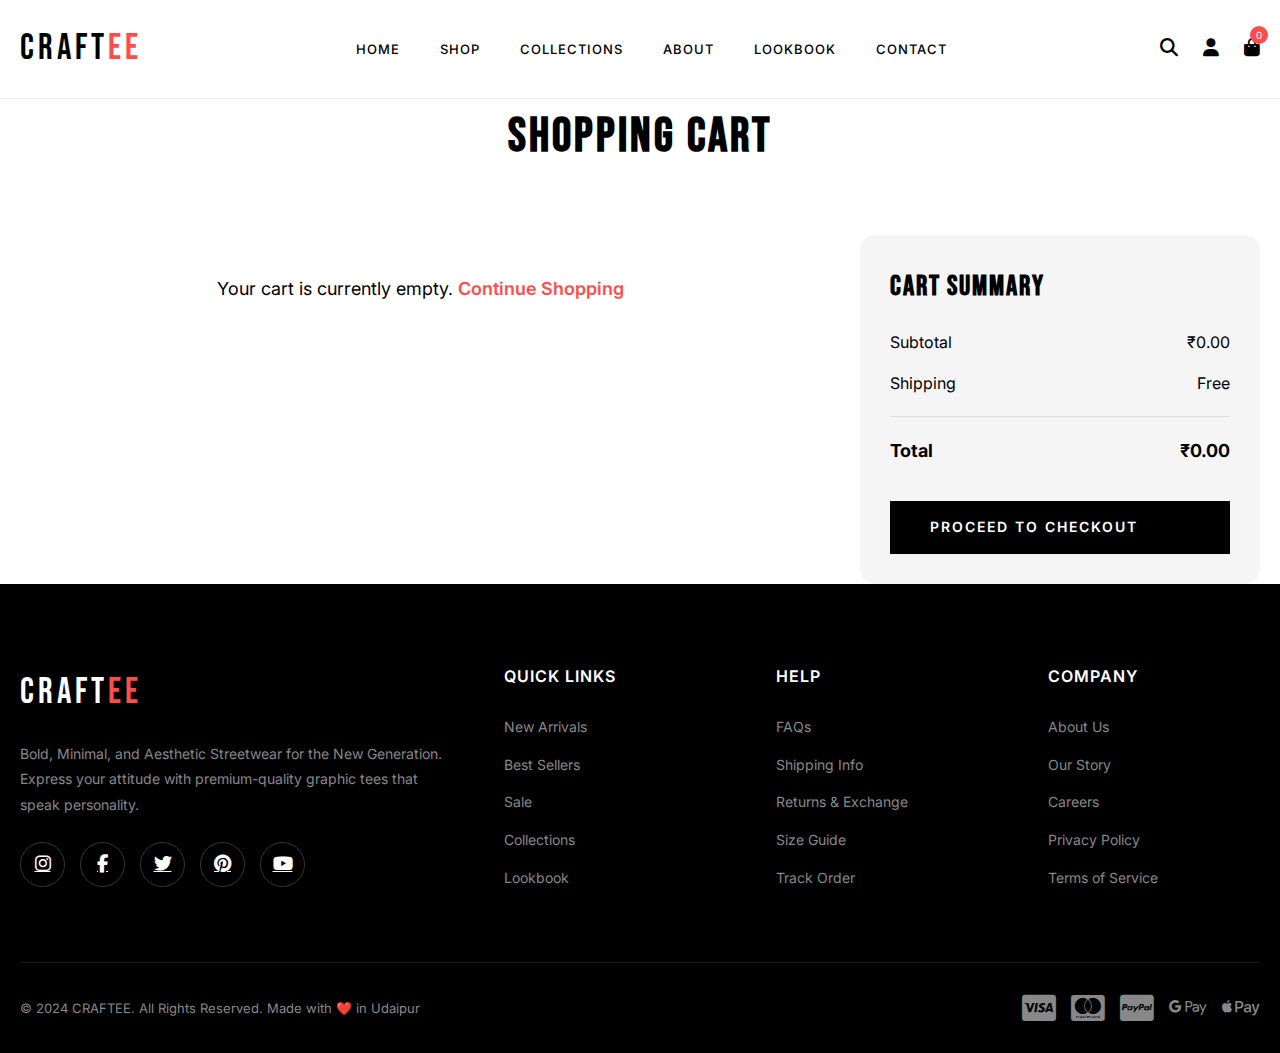
<file: cart.html>
<!DOCTYPE html>
<html lang="en">
<head>
    <meta charset="UTF-8">
    <meta name="viewport" content="width=device-width, initial-scale=1.0">
    <title>CRAFTEE - Shopping Cart</title>
    <link href="https://fonts.googleapis.com/css2?family=Bebas+Neue&family=Inter:wght@300;400;500;600;700&display=swap" rel="stylesheet">
    <link rel="stylesheet" href="https://cdnjs.cloudflare.com/ajax/libs/font-awesome/6.4.0/css/all.min.css">
    <link rel="stylesheet" href="style.css">
</head>
<body>
    <!-- Navigation -->
    <nav class="navbar">
        <div class="nav-container">
            <a href="index.html" class="logo">CRAFT<span>EE</span></a>
            
            <ul class="nav-links">
                <li><a href="index.html#home">Home</a></li>
                <li><a href="index.html#shop">Shop</a></li>
                <li><a href="index.html#collections">Collections</a></li>
                <li><a href="index.html#about">About</a></li>
                <li><a href="index.html#lookbook">Lookbook</a></li>
                <li><a href="index.html#contact">Contact</a></li>
            </ul>

            <div class="nav-icons">
                <a href="#"><i class="fas fa-search"></i></a>
                <a href="#"><i class="fas fa-user"></i></a>
                <a href="cart.html" class="cart-icon">
                    <i class="fas fa-shopping-bag"></i>
                    <span class="cart-count">0</span>
                </a>
                <div class="hamburger" onclick="toggleMenu()">
                    <span></span>
                    <span></span>
                    <span></span>
                </div>
            </div>
        </div>
    </nav>

    <!-- Cart Section -->
    <section class="cart-section">
        <div class="container">
            <div class="section-header">
                <h2>Shopping Cart</h2>
            </div>
            <div class="cart-grid">
                <div class="cart-items">
                    <!-- Cart items will be dynamically inserted here -->
                </div>
                <div class="cart-summary">
                    <h3>Cart Summary</h3>
                    <div class="summary-details">
                        <div class="summary-item">
                            <span>Subtotal</span>
                            <span class="subtotal">₹0</span>
                        </div>
                        <div class="summary-item">
                            <span>Shipping</span>
                            <span>Free</span>
                        </div>
                        <div class="summary-item total">
                            <span>Total</span>
                            <span class="total-price">₹0</span>
                        </div>
                    </div>
                    <a href="checkout.html" class="btn btn-primary">Proceed to Checkout</a>
                </div>
            </div>
        </div>
    </section>

    <!-- Footer -->
    <footer class="footer">
        <div class="footer-content">
            <div class="footer-brand">
                <a href="#" class="logo">CRAFT<span>EE</span></a>
                <p>Bold, Minimal, and Aesthetic Streetwear for the New Generation. Express your attitude with premium-quality graphic tees that speak personality.</p>
                <div class="social-links">
                    <a href="#"><i class="fab fa-instagram"></i></a>
                    <a href="#"><i class="fab fa-facebook-f"></i></a>
                    <a href="#"><i class="fab fa-twitter"></i></a>
                    <a href="#"><i class="fab fa-pinterest"></i></a>
                    <a href="#"><i class="fab fa-youtube"></i></a>
                </div>
            </div>
            <div class="footer-column">
                <h4>Quick Links</h4>
                <ul>
                    <li><a href="#">New Arrivals</a></li>
                    <li><a href="#">Best Sellers</a></li>
                    <li><a href="#">Sale</a></li>
                    <li><a href="#">Collections</a></li>
                    <li><a href="#">Lookbook</a></li>
                </ul>
            </div>
            <div class="footer-column">
                <h4>Help</h4>
                <ul>
                    <li><a href="#">FAQs</a></li>
                    <li><a href="#">Shipping Info</a></li>
                    <li><a href="#">Returns & Exchange</a></li>
                    <li><a href="#">Size Guide</a></li>
                    <li><a href="#">Track Order</a></li>
                </ul>
            </div>
            <div class="footer-column">
                <h4>Company</h4>
                <ul>
                    <li><a href="#">About Us</a></li>
                    <li><a href="#">Our Story</a></li>
                    <li><a href="#">Careers</a></li>
                    <li><a href="#">Privacy Policy</a></li>
                    <li><a href="#">Terms of Service</a></li>
                </ul>
            </div>
        </div>
        <div class="footer-bottom">
            <p>© 2024 CRAFTEE. All Rights Reserved. Made with ❤️ in Udaipur</p>
            <div class="payment-methods">
                <i class="fab fa-cc-visa"></i>
                <i class="fab fa-cc-mastercard"></i>
                <i class="fab fa-cc-paypal"></i>
                <i class="fab fa-google-pay"></i>
                <i class="fab fa-apple-pay"></i>
            </div>
        </div>
    </footer>

    <script src="cart.js"></script>
</body>
</html>
</file>
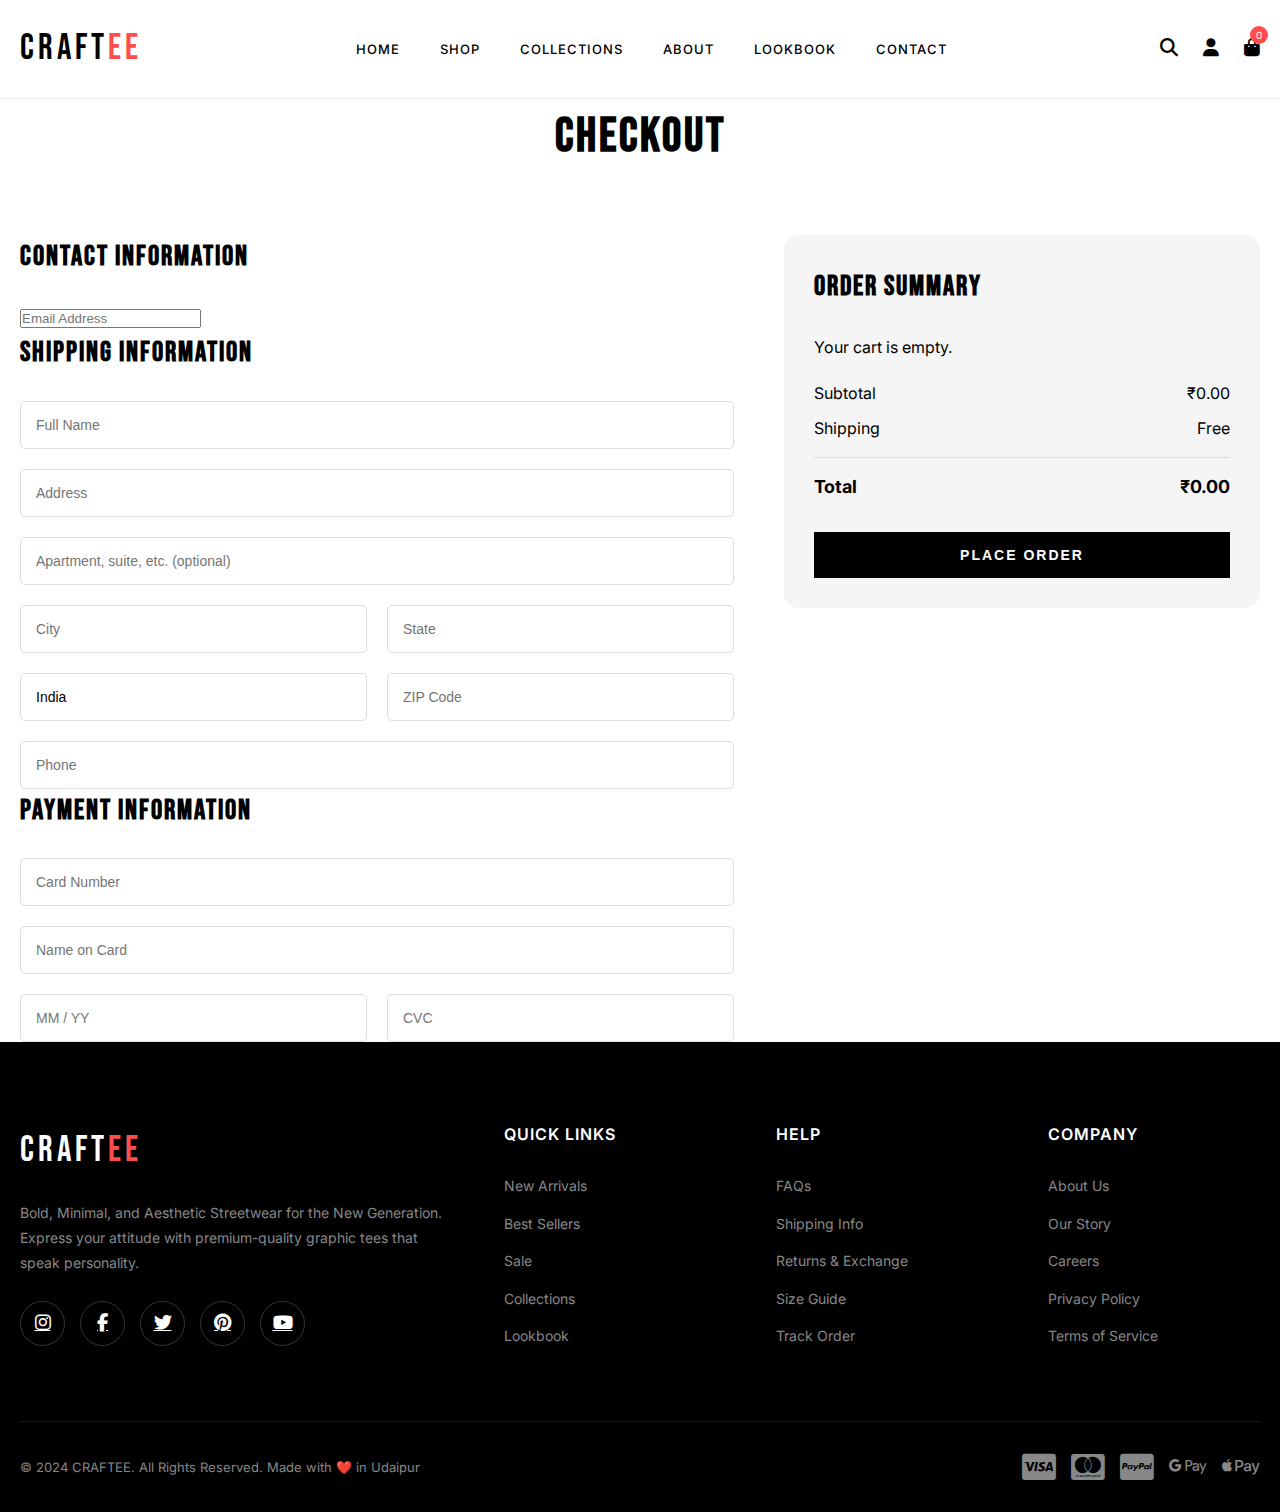
<file: checkout.html>
<!DOCTYPE html>
<html lang="en">
<head>
    <meta charset="UTF-8">
    <meta name="viewport" content="width=device-width, initial-scale=1.0">
    <title>CRAFTEE - Checkout</title>
    <link href="https://fonts.googleapis.com/css2?family=Bebas+Neue&family=Inter:wght@300;400;500;600;700&display=swap" rel="stylesheet">
    <link rel="stylesheet" href="https://cdnjs.cloudflare.com/ajax/libs/font-awesome/6.4.0/css/all.min.css">
    <link rel="stylesheet" href="style.css">
</head>
<body>
    <!-- Navigation -->
    <nav class="navbar">
        <div class="nav-container">
            <a href="index.html" class="logo">CRAFT<span>EE</span></a>
            
            <ul class="nav-links">
                <li><a href="index.html#home">Home</a></li>
                <li><a href="index.html#shop">Shop</a></li>
                <li><a href="index.html#collections">Collections</a></li>
                <li><a href="index.html#about">About</a></li>
                <li><a href="index.html#lookbook">Lookbook</a></li>
                <li><a href="index.html#contact">Contact</a></li>
            </ul>

            <div class="nav-icons">
                <a href="#"><i class="fas fa-search"></i></a>
                <a href="login.html"><i class="fas fa-user"></i></a>
                <a href="cart.html" class="cart-icon">
                    <i class="fas fa-shopping-bag"></i>
                    <span class="cart-count">0</span>
                </a>
                <div class="hamburger" onclick="toggleMenu()">
                    <span></span>
                    <span></span>
                    <span></span>
                </div>
            </div>
        </div>
    </nav>

    <!-- Checkout Section -->
    <section class="checkout-section">
        <div class="container">
            <div class="section-header">
                <h2>Checkout</h2>
            </div>
            <div class="checkout-grid">
                <div class="checkout-form">
                    <div class="form-section">
                        <h3>Contact Information</h3>
                        <input type="email" name="email" placeholder="Email Address" required>
                    </div>
                    <div class="form-section">
                        <h3>Shipping Information</h3>
                        <form id="shipping-form">
                            <input type="text" name="name" placeholder="Full Name" required>
                            <input type="text" name="address" placeholder="Address" required>
                            <input type="text" name="apartment" placeholder="Apartment, suite, etc. (optional)">
                            <div style="display: grid; grid-template-columns: 1fr 1fr; gap: 20px;">
                                <input type="text" name="city" placeholder="City" required>
                                <input type="text" name="state" placeholder="State" required>
                            </div>
                            <div style="display: grid; grid-template-columns: 1fr 1fr; gap: 20px;">
                                <input type="text" name="country" placeholder="Country" value="India" required>
                                <input type="text" name="zip" placeholder="ZIP Code" required>
                            </div>
                            <input type="text" name="phone" placeholder="Phone">
                        </form>
                    </div>
                    <div class="form-section">
                        <h3>Payment Information</h3>
                        <form id="payment-form">
                            <input type="text" name="card-number" placeholder="Card Number" required>
                            <input type="text" name="card-name" placeholder="Name on Card" required>
                            <div style="display: grid; grid-template-columns: 1fr 1fr; gap: 20px;">
                                <input type="text" name="card-expiry" placeholder="MM / YY" required>
                                <input type="text" name="card-cvc" placeholder="CVC" required>
                            </div>
                        </form>
                    </div>
                </div>
                <div class="order-summary">
                    <h3>Order Summary</h3>
                    <div class="order-summary-items">
                        <!-- Order summary will be dynamically inserted here -->
                    </div>
                    <div class="summary-totals">
                        <div class="summary-item">
                            <span>Subtotal</span>
                            <span class="summary-subtotal">₹0.00</span>
                        </div>
                        <div class="summary-item">
                            <span>Shipping</span>
                            <span>Free</span>
                        </div>
                        <div class="summary-item total">
                            <span>Total</span>
                            <span class="summary-total">₹0.00</span>
                        </div>
                    </div>
                    <button class="btn btn-primary" id="place-order-btn">Place Order</button>
                </div>
            </div>
        </div>
    </section>

    <!-- Footer -->
    <footer class="footer">
        <div class="footer-content">
            <div class="footer-brand">
                <a href="#" class="logo">CRAFT<span>EE</span></a>
                <p>Bold, Minimal, and Aesthetic Streetwear for the New Generation. Express your attitude with premium-quality graphic tees that speak personality.</p>
                <div class="social-links">
                    <a href="#"><i class="fab fa-instagram"></i></a>
                    <a href="#"><i class="fab fa-facebook-f"></i></a>
                    <a href="#"><i class="fab fa-twitter"></i></a>
                    <a href="#"><i class="fab fa-pinterest"></i></a>
                    <a href="#"><i class="fab fa-youtube"></i></a>
                </div>
            </div>
            <div class="footer-column">
                <h4>Quick Links</h4>
                <ul>
                    <li><a href="#">New Arrivals</a></li>
                    <li><a href="#">Best Sellers</a></li>
                    <li><a href="#">Sale</a></li>
                    <li><a href="#">Collections</a></li>
                    <li><a href="#">Lookbook</a></li>
                </ul>
            </div>
            <div class="footer-column">
                <h4>Help</h4>
                <ul>
                    <li><a href="#">FAQs</a></li>
                    <li><a href="#">Shipping Info</a></li>
                    <li><a href="#">Returns & Exchange</a></li>
                    <li><a href="#">Size Guide</a></li>
                    <li><a href="#">Track Order</a></li>
                </ul>
            </div>
            <div class="footer-column">
                <h4>Company</h4>
                <ul>
                    <li><a href="#">About Us</a></li>
                    <li><a href="#">Our Story</a></li>
                    <li><a href="#">Careers</a></li>
                    <li><a href="#">Privacy Policy</a></li>
                    <li><a href="#">Terms of Service</a></li>
                </ul>
            </div>
        </div>
        <div class="footer-bottom">
            <p>© 2024 CRAFTEE. All Rights Reserved. Made with ❤️ in Udaipur</p>
            <div class="payment-methods">
                <i class="fab fa-cc-visa"></i>
                <i class="fab fa-cc-mastercard"></i>
                <i class="fab fa-cc-paypal"></i>
                <i class="fab fa-google-pay"></i>
                <i class="fab fa-apple-pay"></i>
            </div>
        </div>
    </footer>

    <script src="checkout.js"></script>
</body>
</html>
</file>
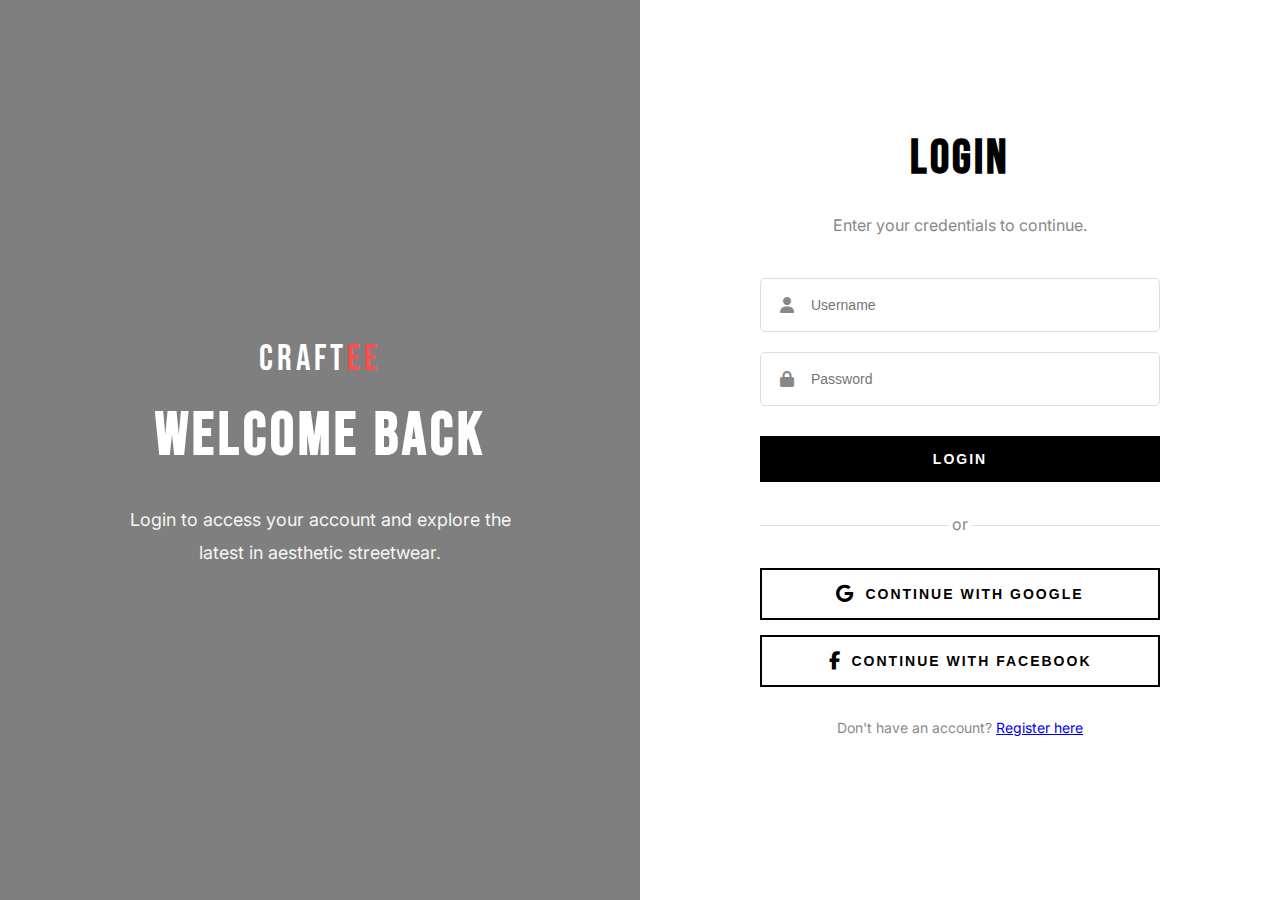
<file: login.html>
<!DOCTYPE html>
<html lang="en">
<head>
    <meta charset="UTF-8">
    <meta name="viewport" content="width=device-width, initial-scale=1.0">
    <title>CRAFTEE - Login</title>
    <link href="https://fonts.googleapis.com/css2?family=Bebas+Neue&family=Inter:wght@300;400;500;600;700&display=swap" rel="stylesheet">
    <link rel="stylesheet" href="https://cdnjs.cloudflare.com/ajax/libs/font-awesome/6.4.0/css/all.min.css">
    <link rel="stylesheet" href="style.css">
</head>
<body>
    <section class="auth-section">
        <div class="auth-image">
            <a href="index.html" class="logo" style="color: white;">CRAFT<span>EE</span></a>
            <h1>Welcome Back</h1>
            <p>Login to access your account and explore the latest in aesthetic streetwear.</p>
        </div>
        <div class="auth-form-container">
            <div class="auth-form">
                <h2>Login</h2>
                <p>Enter your credentials to continue.</p>
                <form id="login-form">
                    <div class="form-group">
                        <i class="fas fa-user"></i>
                        <input type="text" name="username" placeholder="Username" required>
                    </div>
                    <div class="form-group">
                        <i class="fas fa-lock"></i>
                        <input type="password" name="password" placeholder="Password" required>
                    </div>
                    <button type="submit" class="btn btn-primary">Login</button>
                </form>
                <div class="separator">or</div>
                <div class="social-login">
                    <button class="btn btn-secondary"><i class="fab fa-google"></i> Continue with Google</button>
                    <button class="btn btn-secondary"><i class="fab fa-facebook-f"></i> Continue with Facebook</button>
                </div>
                <p class="auth-switch">Don't have an account? <a href="register.html">Register here</a></p>
            </div>
        </div>
    </section>
    <script src="login.js"></script>
</body>
</html>
</file>
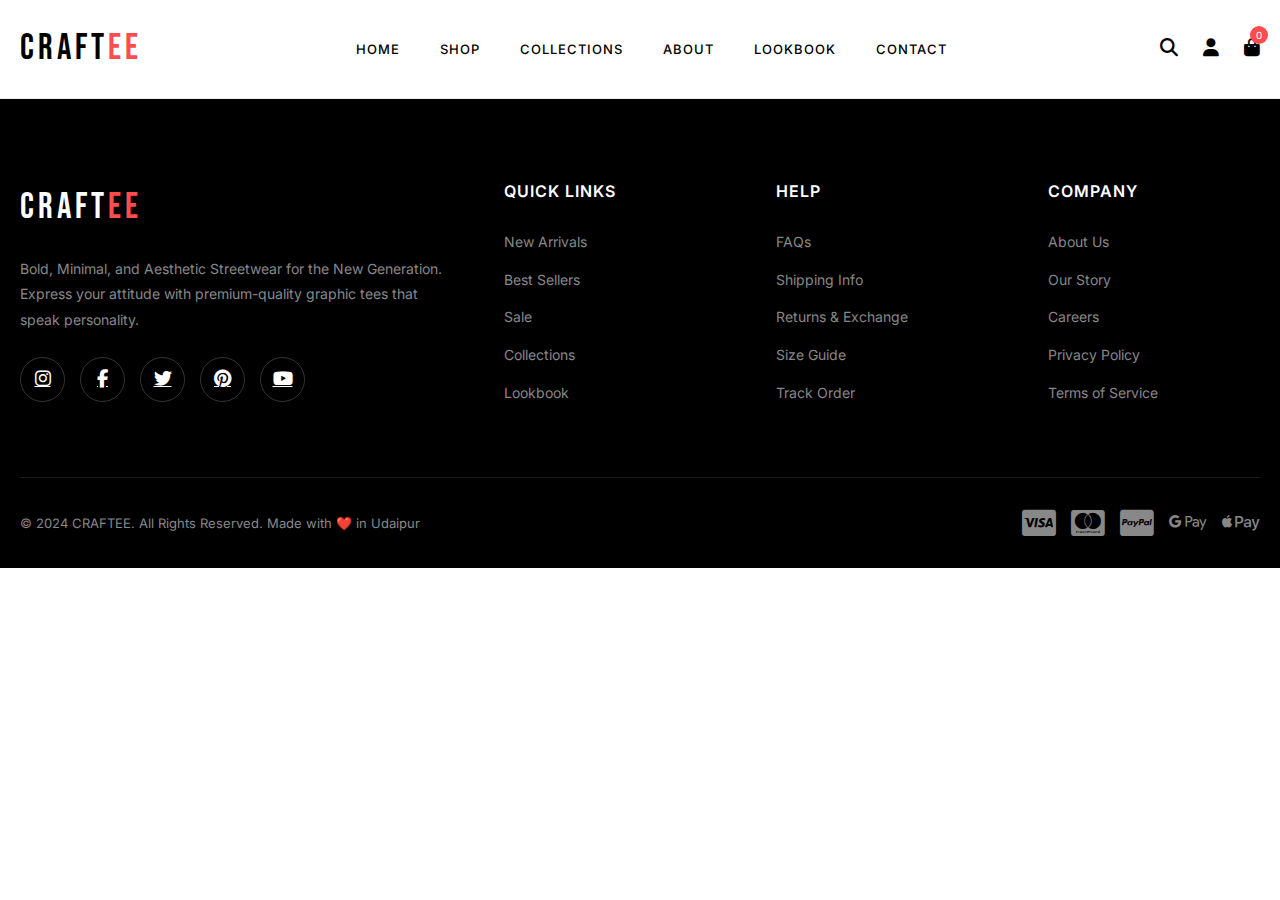
<file: product.html>
<!DOCTYPE html>
<html lang="en">
<head>
    <meta charset="UTF-8">
    <meta name="viewport" content="width=device-width, initial-scale=1.0">
    <title>CRAFTEE - Product</title>
    <link href="https://fonts.googleapis.com/css2?family=Bebas+Neue&family=Inter:wght@300;400;500;600;700&display=swap" rel="stylesheet">
    <link rel="stylesheet" href="https://cdnjs.cloudflare.com/ajax/libs/font-awesome/6.4.0/css/all.min.css">
    <link rel="stylesheet" href="style.css">
</head>
<body>
    <!-- Navigation -->
    <nav class="navbar">
        <div class="nav-container">
            <a href="index.html" class="logo">CRAFT<span>EE</span></a>
            
            <ul class="nav-links">
                <li><a href="index.html#home">Home</a></li>
                <li><a href="index.html#shop">Shop</a></li>
                <li><a href="index.html#collections">Collections</a></li>
                <li><a href="index.html#about">About</a></li>
                <li><a href="index.html#lookbook">Lookbook</a></li>
                <li><a href="index.html#contact">Contact</a></li>
            </ul>

            <div class="nav-icons">
                <a href="#"><i class="fas fa-search"></i></a>
                <a href="login.html"><i class="fas fa-user"></i></a>
                <a href="cart.html" class="cart-icon">
                    <i class="fas fa-shopping-bag"></i>
                    <span class="cart-count">0</span>
                </a>
                <div class="hamburger" onclick="toggleMenu()">
                    <span></span>
                    <span></span>
                    <span></span>
                </div>
            </div>
        </div>
    </nav>

    <!-- Product Section -->
    <section class="product-section">
        <div class="container">
            <!-- Product details will be dynamically inserted here -->
        </div>
    </section>

    <!-- Footer -->
    <footer class="footer">
        <div class="footer-content">
            <div class="footer-brand">
                <a href="#" class="logo">CRAFT<span>EE</span></a>
                <p>Bold, Minimal, and Aesthetic Streetwear for the New Generation. Express your attitude with premium-quality graphic tees that speak personality.</p>
                <div class="social-links">
                    <a href="#"><i class="fab fa-instagram"></i></a>
                    <a href="#"><i class="fab fa-facebook-f"></i></a>
                    <a href="#"><i class="fab fa-twitter"></i></a>
                    <a href="#"><i class="fab fa-pinterest"></i></a>
                    <a href="#"><i class="fab fa-youtube"></i></a>
                </div>
            </div>
            <div class="footer-column">
                <h4>Quick Links</h4>
                <ul>
                    <li><a href="#">New Arrivals</a></li>
                    <li><a href="#">Best Sellers</a></li>
                    <li><a href="#">Sale</a></li>
                    <li><a href="#">Collections</a></li>
                    <li><a href="#">Lookbook</a></li>
                </ul>
            </div>
            <div class="footer-column">
                <h4>Help</h4>
                <ul>
                    <li><a href="#">FAQs</a></li>
                    <li><a href="#">Shipping Info</a></li>
                    <li><a href="#">Returns & Exchange</a></li>
                    <li><a href="#">Size Guide</a></li>
                    <li><a href="#">Track Order</a></li>
                </ul>
            </div>
            <div class="footer-column">
                <h4>Company</h4>
                <ul>
                    <li><a href="#">About Us</a></li>
                    <li><a href="#">Our Story</a></li>
                    <li><a href="#">Careers</a></li>
                    <li><a href="#">Privacy Policy</a></li>
                    <li><a href="#">Terms of Service</a></li>
                </ul>
            </div>
        </div>
        <div class="footer-bottom">
            <p>© 2024 CRAFTEE. All Rights Reserved. Made with ❤️ in Udaipur</p>
            <div class="payment-methods">
                <i class="fab fa-cc-visa"></i>
                <i class="fab fa-cc-mastercard"></i>
                <i class="fab fa-cc-paypal"></i>
                <i class="fab fa-google-pay"></i>
                <i class="fab fa-apple-pay"></i>
            </div>
        </div>
    </footer>

    <script src="product.js"></script>
</body>
</html>
</file>
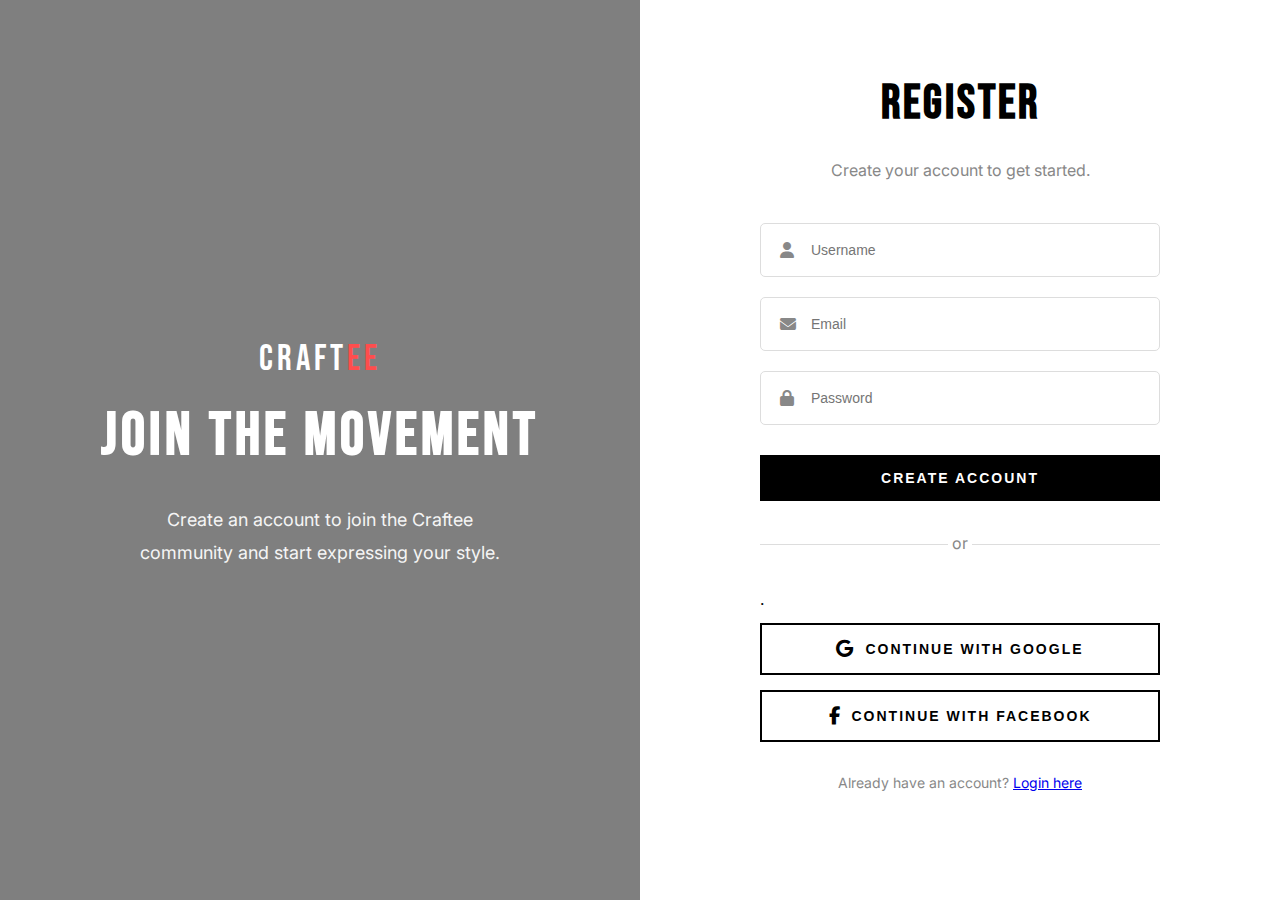
<file: register.html>
<!DOCTYPE html>
<html lang="en">
<head>
    <meta charset="UTF-8">
    <meta name="viewport" content="width=device-width, initial-scale=1.0">
    <title>CRAFTEE - Register</title>
    <link href="https://fonts.googleapis.com/css2?family=Bebas+Neue&family=Inter:wght@300;400;500;600;700&display=swap" rel="stylesheet">
    <link rel="stylesheet" href="https://cdnjs.cloudflare.com/ajax/libs/font-awesome/6.4.0/css/all.min.css">
    <link rel="stylesheet" href="style.css">
</head>
<body>
    <section class="auth-section">
        <div class="auth-image">
            <a href="index.html" class="logo" style="color: white;">CRAFT<span>EE</span></a>
            <h1>Join The Movement</h1>
            <p>Create an account to join the Craftee community and start expressing your style.</p>
        </div>
        <div class="auth-form-container">
            <div class="auth-form">
                <h2>Register</h2>
                <p>Create your account to get started.</p>
                <form id="register-form">
                    <div class="form-group">
                        <i class="fas fa-user"></i>
                        <input type="text" name="username" placeholder="Username" required>
                    </div>
                    <div class="form-group">
                        <i class="fas fa-envelope"></i>
                        <input type="email" name="email" placeholder="Email" required>
                    </div>
                    <div class="form-group">
                        <i class="fas fa-lock"></i>
                        <input type="password" name="password" placeholder="Password" required>
                    </div>
                    <button type="submit" class="btn btn-primary">Create Account</button>
                </form>
                <div class="separator">or</div>
                <div class="social-login">
.
                    <button class="btn btn-secondary"><i class="fab fa-google"></i> Continue with Google</button>
                    <button class="btn btn-secondary"><i class="fab fa-facebook-f"></i> Continue with Facebook</button>
                </div>
                <p class="auth-switch">Already have an account? <a href="login.html">Login here</a></p>
            </div>
        </div>
    </section>
    <script src="register.js"></script>
</body>
</html>
</file>
<file: style.css>
* {
            margin: 0;
            padding: 0;
            box-sizing: border-box;
        }

        :root {
            --primary: #000000;
            --secondary: #ffffff;
            --accent: #ff4d4d;
            --gray: #888888;
            --light-gray: #f5f5f5;
            --dark-gray: #1a1a1a;
        }

        body {
            font-family: 'Inter', sans-serif;
            background-color: var(--secondary);
            color: var(--primary);
            line-height: 1.6;
            overflow-x: hidden;
        }

        /* Utility Classes */
        .container {
            max-width: 1400px;
            margin: 0 auto;
            padding: 0 20px;
        }

        .btn {
            display: inline-block;
            padding: 15px 40px;
            font-size: 14px;
            font-weight: 600;
            text-transform: uppercase;
            letter-spacing: 2px;
            text-decoration: none;
            transition: all 0.3s ease;
            cursor: pointer;
            border: none;
        }

        .btn-primary {
            background-color: var(--primary);
            color: var(--secondary);
        }

        .btn-primary:hover {
            background-color: var(--accent);
            transform: translateY(-3px);
            box-shadow: 0 10px 30px rgba(0,0,0,0.2);
        }

        .btn-secondary {
            background-color: transparent;
            color: var(--primary);
            border: 2px solid var(--primary);
        }

        .btn-secondary:hover {
            background-color: var(--primary);
            color: var(--secondary);
        }

        .btn-white {
            background-color: var(--secondary);
            color: var(--primary);
        }

        .btn-white:hover {
            background-color: var(--accent);
            color: var(--secondary);
        }

        /* Announcement Bar */
        .announcement-bar {
            background-color: var(--primary);
            color: var(--secondary);
            text-align: center;
            padding: 10px;
            font-size: 13px;
            letter-spacing: 1px;
        }

        .announcement-bar span {
            color: var(--accent);
            font-weight: 600;
        }

        /* Navigation */
        .navbar {
            position: sticky;
            top: 0;
            background-color: var(--secondary);
            z-index: 1000;
            border-bottom: 1px solid #eee;
        }

        .nav-container {
            display: flex;
            justify-content: space-between;
            align-items: center;
            padding: 20px;
            max-width: 1400px;
            margin: 0 auto;
        }

        .logo {
            font-family: 'Bebas Neue', sans-serif;
            font-size: 36px;
            letter-spacing: 4px;
            color: var(--primary);
            text-decoration: none;
        }

        .logo span {
            color: var(--accent);
        }

        .nav-links {
            display: flex;
            list-style: none;
            gap: 40px;
        }

        .nav-links a {
            text-decoration: none;
            color: var(--primary);
            font-size: 13px;
            font-weight: 500;
            text-transform: uppercase;
            letter-spacing: 1px;
            position: relative;
            transition: color 0.3s ease;
        }

        .nav-links a::after {
            content: '';
            position: absolute;
            bottom: -5px;
            left: 0;
            width: 0;
            height: 2px;
            background-color: var(--accent);
            transition: width 0.3s ease;
        }

        .nav-links a:hover::after {
            width: 100%;
        }

        .nav-links a:hover {
            color: var(--accent);
        }

        .nav-icons {
            display: flex;
            gap: 25px;
            align-items: center;
        }

        .nav-icons a {
            color: var(--primary);
            font-size: 18px;
            transition: color 0.3s ease;
        }

        .nav-icons a:hover {
            color: var(--accent);
        }

        .cart-icon {
            position: relative;
        }

        .cart-count {
            position: absolute;
            top: -8px;
            right: -8px;
            background-color: var(--accent);
            color: white;
            font-size: 10px;
            width: 18px;
            height: 18px;
            border-radius: 50%;
            display: flex;
            align-items: center;
            justify-content: center;
        }

        .hamburger {
            display: none;
            flex-direction: column;
            cursor: pointer;
            gap: 5px;
        }

        .hamburger span {
            width: 25px;
            height: 2px;
            background-color: var(--primary);
            transition: all 0.3s ease;
        }

        /* Hero Section */
        .hero {
            min-height: 100vh;
            background: linear-gradient(135deg, #1a1a1a 0%, #000000 100%);
            display: flex;
            align-items: center;
            position: relative;
            overflow: hidden;
        }

        .hero::before {
            content: 'CRAFTEE';
            position: absolute;
            font-family: 'Bebas Neue', sans-serif;
            font-size: 25vw;
            color: rgba(255,255,255,0.03);
            top: 50%;
            left: 50%;
            transform: translate(-50%, -50%);
            white-space: nowrap;
            pointer-events: none;
        }

        .hero-content {
            display: grid;
            grid-template-columns: 1fr 1fr;
            gap: 60px;
            align-items: center;
            width: 100%;
            padding: 100px 20px;
            max-width: 1400px;
            margin: 0 auto;
        }

        .hero-text {
            color: var(--secondary);
            z-index: 1;
        }

        .hero-badge {
            display: inline-block;
            background-color: var(--accent);
            color: white;
            padding: 8px 20px;
            font-size: 12px;
            font-weight: 600;
            letter-spacing: 2px;
            margin-bottom: 30px;
            text-transform: uppercase;
        }

        .hero-text h1 {
            font-family: 'Bebas Neue', sans-serif;
            font-size: 80px;
            line-height: 0.9;
            letter-spacing: 3px;
            margin-bottom: 30px;
        }

        .hero-text h1 span {
            color: var(--accent);
        }

        .hero-text p {
            font-size: 18px;
            color: var(--gray);
            margin-bottom: 40px;
            max-width: 500px;
            line-height: 1.8;
        }

        .hero-buttons {
            display: flex;
            gap: 20px;
            flex-wrap: wrap;
        }

        .hero-image {
            position: relative;
            z-index: 1;
        }

        .hero-image img {
            width: 100%;
            max-width: 500px;
            border-radius: 20px;
            box-shadow: 0 30px 60px rgba(0,0,0,0.5);
        }

        .floating-tag {
            position: absolute;
            background-color: var(--secondary);
            padding: 15px 25px;
            border-radius: 10px;
            box-shadow: 0 10px 30px rgba(0,0,0,0.2);
        }

        .floating-tag.tag-1 {
            top: 20%;
            right: -20px;
        }

        .floating-tag.tag-2 {
            bottom: 20%;
            left: -20px;
        }

        .floating-tag h4 {
            font-size: 24px;
            font-weight: 700;
        }

        .floating-tag p {
            font-size: 12px;
            color: var(--gray);
            margin: 0;
        }

        /* Stats Section */
        .stats {
            background-color: var(--light-gray);
            padding: 60px 20px;
        }

        .stats-grid {
            display: grid;
            grid-template-columns: repeat(4, 1fr);
            gap: 40px;
            max-width: 1200px;
            margin: 0 auto;
            text-align: center;
        }

        .stat-item h3 {
            font-family: 'Bebas Neue', sans-serif;
            font-size: 48px;
            color: var(--accent);
            margin-bottom: 10px;
        }

        .stat-item p {
            font-size: 14px;
            color: var(--gray);
            text-transform: uppercase;
            letter-spacing: 1px;
        }

        /* Categories Section */
        .categories {
            padding: 100px 20px;
        }

        .section-header {
            text-align: center;
            margin-bottom: 60px;
        }

        .section-header h2 {
            font-family: 'Bebas Neue', sans-serif;
            font-size: 48px;
            letter-spacing: 3px;
            margin-bottom: 15px;
        }

        .section-header p {
            color: var(--gray);
            font-size: 16px;
            max-width: 600px;
            margin: 0 auto;
        }

        .categories-grid {
            display: grid;
            grid-template-columns: repeat(3, 1fr);
            gap: 30px;
            max-width: 1400px;
            margin: 0 auto;
        }

        .category-card {
            position: relative;
            height: 400px;
            overflow: hidden;
            cursor: pointer;
            border-radius: 15px;
        }

        .category-card img {
            width: 100%;
            height: 100%;
            object-fit: cover;
            transition: transform 0.5s ease;
        }

        .category-card:hover img {
            transform: scale(1.1);
        }

        .category-overlay {
            position: absolute;
            bottom: 0;
            left: 0;
            right: 0;
            background: linear-gradient(transparent, rgba(0,0,0,0.9));
            padding: 40px 30px;
            color: white;
        }

        .category-overlay h3 {
            font-family: 'Bebas Neue', sans-serif;
            font-size: 32px;
            letter-spacing: 2px;
            margin-bottom: 10px;
        }

        .category-overlay p {
            font-size: 14px;
            opacity: 0.8;
        }

        /* Products Section */
        .products {
            padding: 100px 20px;
            background-color: var(--light-gray);
        }

        .products-grid {
            display: grid;
            grid-template-columns: repeat(4, 1fr);
            gap: 30px;
            max-width: 1400px;
            margin: 0 auto;
        }

        .product-card {
            background-color: var(--secondary);
            border-radius: 15px;
            overflow: hidden;
            transition: transform 0.3s ease, box-shadow 0.3s ease;
        }

        .product-card:hover {
            transform: translateY(-10px);
            box-shadow: 0 20px 40px rgba(0,0,0,0.1);
        }

        .product-image {
            position: relative;
            height: 300px;
            overflow: hidden;
        }

        .product-image img {
            width: 100%;
            height: 100%;
            object-fit: cover;
            transition: transform 0.5s ease;
        }

        .product-card:hover .product-image img {
            transform: scale(1.1);
        }

        .product-badge {
            position: absolute;
            top: 15px;
            left: 15px;
            background-color: var(--accent);
            color: white;
            padding: 5px 15px;
            font-size: 11px;
            font-weight: 600;
            text-transform: uppercase;
            letter-spacing: 1px;
            border-radius: 5px;
        }

        .product-actions {
            position: absolute;
            bottom: 15px;
            left: 50%;
            transform: translateX(-50%);
            display: flex;
            gap: 10px;
            opacity: 0;
            transition: opacity 0.3s ease;
        }

        .product-card:hover .product-actions {
            opacity: 1;
        }

        .product-actions button {
            width: 45px;
            height: 45px;
            border-radius: 50%;
            border: none;
            background-color: var(--secondary);
            color: var(--primary);
            cursor: pointer;
            transition: all 0.3s ease;
        }

        .product-actions button:hover {
            background-color: var(--accent);
            color: white;
        }

        .product-info {
            padding: 25px;
        }

        .product-info h3 {
            font-size: 16px;
            font-weight: 600;
            margin-bottom: 10px;
        }

        .product-info .price {
            font-size: 18px;
            font-weight: 700;
            color: var(--accent);
        }

        .product-info .original-price {
            text-decoration: line-through;
            color: var(--gray);
            font-size: 14px;
            margin-left: 10px;
        }

        .product-sizes {
            display: flex;
            gap: 8px;
            margin-top: 15px;
        }

        .product-sizes span {
            width: 35px;
            height: 35px;
            border: 1px solid #ddd;
            border-radius: 5px;
            display: flex;
            align-items: center;
            justify-content: center;
            font-size: 12px;
            cursor: pointer;
            transition: all 0.3s ease;
        }

        .product-sizes span:hover {
            border-color: var(--primary);
            background-color: var(--primary);
            color: white;
        }

        .view-all {
            text-align: center;
            margin-top: 60px;
        }

        /* About Section */
        .about {
            padding: 100px 20px;
        }

        .about-content {
            display: grid;
            grid-template-columns: 1fr 1fr;
            gap: 80px;
            align-items: center;
            max-width: 1400px;
            margin: 0 auto;
        }

        .about-images {
            position: relative;
        }

        .about-images img {
            width: 100%;
            border-radius: 20px;
        }

        .about-images .secondary-image {
            position: absolute;
            width: 60%;
            bottom: -30px;
            right: -30px;
            border: 8px solid white;
            box-shadow: 0 20px 40px rgba(0,0,0,0.1);
        }

        .about-text h2 {
            font-family: 'Bebas Neue', sans-serif;
            font-size: 48px;
            letter-spacing: 3px;
            margin-bottom: 30px;
        }

        .about-text h2 span {
            color: var(--accent);
        }

        .about-text p {
            color: var(--gray);
            margin-bottom: 20px;
            line-height: 1.8;
        }

        .about-features {
            display: grid;
            grid-template-columns: 1fr 1fr;
            gap: 30px;
            margin-top: 40px;
        }

        .feature-item {
            display: flex;
            gap: 15px;
            align-items: flex-start;
        }

        .feature-item i {
            font-size: 24px;
            color: var(--accent);
            margin-top: 5px;
        }

        .feature-item h4 {
            font-size: 16px;
            margin-bottom: 5px;
        }

        .feature-item p {
            font-size: 14px;
            margin: 0;
        }

        /* Lookbook Section */
        .lookbook {
            padding: 100px 20px;
            background-color: var(--dark-gray);
            color: white;
        }

        .lookbook .section-header h2 {
            color: white;
        }

        .lookbook-grid {
            display: grid;
            grid-template-columns: repeat(4, 1fr);
            gap: 15px;
            max-width: 1400px;
            margin: 0 auto;
        }

        .lookbook-item {
            position: relative;
            height: 350px;
            overflow: hidden;
            cursor: pointer;
        }

        .lookbook-item:first-child {
            grid-column: span 2;
            grid-row: span 2;
            height: auto;
        }

        .lookbook-item img {
            width: 100%;
            height: 100%;
            object-fit: cover;
            transition: transform 0.5s ease;
        }

        .lookbook-item:hover img {
            transform: scale(1.1);
        }

        .lookbook-overlay {
            position: absolute;
            inset: 0;
            background-color: rgba(0,0,0,0.3);
            display: flex;
            align-items: center;
            justify-content: center;
            opacity: 0;
            transition: opacity 0.3s ease;
        }

        .lookbook-item:hover .lookbook-overlay {
            opacity: 1;
        }

        .lookbook-overlay i {
            font-size: 40px;
            color: white;
        }

        /* Testimonials */
        .testimonials {
            padding: 100px 20px;
        }

        .testimonials-grid {
            display: grid;
            grid-template-columns: repeat(3, 1fr);
            gap: 30px;
            max-width: 1200px;
            margin: 0 auto;
        }

        .testimonial-card {
            background-color: var(--light-gray);
            padding: 40px;
            border-radius: 15px;
            text-align: center;
        }

        .testimonial-card img {
            width: 80px;
            height: 80px;
            border-radius: 50%;
            object-fit: cover;
            margin-bottom: 20px;
        }

        .testimonial-card .stars {
            color: #ffc107;
            margin-bottom: 20px;
        }

        .testimonial-card p {
            font-style: italic;
            color: var(--gray);
            margin-bottom: 20px;
            line-height: 1.8;
        }

        .testimonial-card h4 {
            font-size: 16px;
            margin-bottom: 5px;
        }

        .testimonial-card span {
            font-size: 13px;
            color: var(--gray);
        }

        /* Store Location */
        .location {
            padding: 100px 20px;
            background-color: var(--light-gray);
        }

        .location-content {
            display: grid;
            grid-template-columns: 1fr 1fr;
            gap: 60px;
            max-width: 1400px;
            margin: 0 auto;
        }

        .location-info h2 {
            font-family: 'Bebas Neue', sans-serif;
            font-size: 48px;
            letter-spacing: 3px;
            margin-bottom: 30px;
        }

        .location-details {
            margin-bottom: 40px;
        }

        .location-item {
            display: flex;
            gap: 20px;
            margin-bottom: 25px;
            align-items: flex-start;
        }

        .location-item i {
            font-size: 24px;
            color: var(--accent);
            margin-top: 5px;
        }

        .location-item h4 {
            font-size: 16px;
            margin-bottom: 5px;
        }

        .location-item p {
            color: var(--gray);
            font-size: 14px;
        }

        .location-map {
            border-radius: 20px;
            overflow: hidden;
            height: 400px;
        }

        .location-map iframe {
            width: 100%;
            height: 100%;
            border: none;
        }

        /* Newsletter */
        .newsletter {
            padding: 100px 20px;
            background: linear-gradient(135deg, var(--primary) 0%, var(--dark-gray) 100%);
            text-align: center;
            color: white;
        }

        .newsletter h2 {
            font-family: 'Bebas Neue', sans-serif;
            font-size: 48px;
            letter-spacing: 3px;
            margin-bottom: 20px;
        }

        .newsletter p {
            color: var(--gray);
            margin-bottom: 40px;
            max-width: 500px;
            margin-left: auto;
            margin-right: auto;
        }

        .newsletter-form {
            display: flex;
            max-width: 500px;
            margin: 0 auto;
            gap: 15px;
        }

        .newsletter-form input {
            flex: 1;
            padding: 18px 25px;
            border: none;
            border-radius: 5px;
            font-size: 14px;
            outline: none;
        }

        .newsletter-form button {
            padding: 18px 40px;
            background-color: var(--accent);
            color: white;
            border: none;
            border-radius: 5px;
            font-size: 14px;
            font-weight: 600;
            text-transform: uppercase;
            letter-spacing: 1px;
            cursor: pointer;
            transition: background-color 0.3s ease;
        }

        .newsletter-form button:hover {
            background-color: #ff3333;
        }

        /* Footer */
        .footer {
            background-color: var(--primary);
            color: white;
            padding: 80px 20px 30px;
        }

        .footer-content {
            display: grid;
            grid-template-columns: 2fr 1fr 1fr 1fr;
            gap: 60px;
            max-width: 1400px;
            margin: 0 auto;
            padding-bottom: 60px;
            border-bottom: 1px solid rgba(255,255,255,0.1);
        }

        .footer-brand .logo {
            color: white;
            margin-bottom: 20px;
            display: inline-block;
        }

        .footer-brand p {
            color: var(--gray);
            font-size: 14px;
            line-height: 1.8;
            margin-bottom: 25px;
        }

        .social-links {
            display: flex;
            gap: 15px;
        }

        .social-links a {
            width: 45px;
            height: 45px;
            border-radius: 50%;
            border: 1px solid rgba(255,255,255,0.2);
            display: flex;
            align-items: center;
            justify-content: center;
            color: white;
            font-size: 18px;
            transition: all 0.3s ease;
        }

        .social-links a:hover {
            background-color: var(--accent);
            border-color: var(--accent);
        }

        .footer-column h4 {
            font-size: 16px;
            font-weight: 600;
            margin-bottom: 25px;
            text-transform: uppercase;
            letter-spacing: 1px;
        }

        .footer-column ul {
            list-style: none;
        }

        .footer-column ul li {
            margin-bottom: 12px;
        }

        .footer-column ul li a {
            color: var(--gray);
            text-decoration: none;
            font-size: 14px;
            transition: color 0.3s ease;
        }

        .footer-column ul li a:hover {
            color: var(--accent);
        }

        .footer-bottom {
            display: flex;
            justify-content: space-between;
            align-items: center;
            padding-top: 30px;
            max-width: 1400px;
            margin: 0 auto;
        }

        .footer-bottom p {
            color: var(--gray);
            font-size: 13px;
        }

        .payment-methods {
            display: flex;
            gap: 15px;
        }

        .payment-methods i {
            font-size: 30px;
            color: var(--gray);
        }

        /* Mobile Menu */
        .mobile-menu {
            display: none;
            position: fixed;
            top: 0;
            left: 0;
            width: 100%;
            height: 100%;
            background-color: var(--primary);
            z-index: 2000;
            padding: 100px 40px;
            transform: translateX(-100%);
            transition: transform 0.3s ease;
        }

        .mobile-menu.active {
            transform: translateX(0);
        }

        .mobile-menu-close {
            position: absolute;
            top: 30px;
            right: 30px;
            font-size: 30px;
            color: white;
            cursor: pointer;
        }

        .mobile-menu ul {
            list-style: none;
        }

        .mobile-menu ul li {
            margin-bottom: 30px;
        }

        .mobile-menu ul li a {
            color: white;
            text-decoration: none;
            font-family: 'Bebas Neue', sans-serif;
            font-size: 36px;
            letter-spacing: 3px;
            transition: color 0.3s ease;
        }

        .mobile-menu ul li a:hover {
            color: var(--accent);
        }

        /* Responsive Styles */
        @media (max-width: 1200px) {
            .hero-text h1 {
                font-size: 60px;
            }

            .products-grid {
                grid-template-columns: repeat(3, 1fr);
            }
        }

        @media (max-width: 992px) {
            .nav-links {
                display: none;
            }

            .hamburger {
                display: flex;
            }

            .mobile-menu {
                display: block;
            }

            .hero-content {
                grid-template-columns: 1fr;
                text-align: center;
            }

            .hero-text h1 {
                font-size: 50px;
            }

            .hero-text p {
                margin: 0 auto 40px;
            }

            .hero-buttons {
                justify-content: center;
            }

            .hero-image {
                display: none;
            }

            .stats-grid {
                grid-template-columns: repeat(2, 1fr);
            }

            .categories-grid {
                grid-template-columns: repeat(2, 1fr);
            }

            .products-grid {
                grid-template-columns: repeat(2, 1fr);
            }

            .about-content {
                grid-template-columns: 1fr;
            }

            .about-images {
                order: 2;
            }

            .about-images .secondary-image {
                position: relative;
                width: 100%;
                bottom: 0;
                right: 0;
                margin-top: 20px;
                border: none;
            }

            .lookbook-grid {
                grid-template-columns: repeat(2, 1fr);
            }

            .lookbook-item:first-child {
                grid-column: span 2;
                grid-row: span 1;
                height: 350px;
            }

            .testimonials-grid {
                grid-template-columns: 1fr;
            }

            .location-content {
                grid-template-columns: 1fr;
            }

            .footer-content {
                grid-template-columns: repeat(2, 1fr);
            }
        }

        @media (max-width: 768px) {
            .hero-text h1 {
                font-size: 40px;
            }

            .section-header h2,
            .about-text h2,
            .location-info h2,
            .newsletter h2 {
                font-size: 36px;
            }

            .stats-grid {
                grid-template-columns: 1fr 1fr;
                gap: 30px;
            }

            .stat-item h3 {
                font-size: 36px;
            }

            .categories-grid {
                grid-template-columns: 1fr;
            }

            .category-card {
                height: 300px;
            }

            .products-grid {
                grid-template-columns: 1fr 1fr;
                gap: 15px;
            }

            .product-image {
                height: 200px;
            }

            .product-info {
                padding: 15px;
            }

            .about-features {
                grid-template-columns: 1fr;
            }

            .lookbook-grid {
                grid-template-columns: 1fr 1fr;
            }

            .lookbook-item {
                height: 200px;
            }

            .lookbook-item:first-child {
                height: 200px;
            }

            .newsletter-form {
                flex-direction: column;
            }

            .footer-content {
                grid-template-columns: 1fr;
                gap: 40px;
            }

            .footer-bottom {
                flex-direction: column;
                gap: 20px;
                text-align: center;
            }
        }

        @media (max-width: 480px) {
            .logo {
                font-size: 28px;
            }

            .hero {
                min-height: auto;
                padding: 80px 0;
            }

            .hero-text h1 {
                font-size: 32px;
            }

            .hero-buttons {
                flex-direction: column;
                width: 100%;
.auth-form .auth-switch a {
    color: var(--accent);
    font-weight: 600;
    text-decoration: none;
}

@media (max-width: 992px) {
    .auth-section {
        grid-template-columns: 1fr;
    }

    .auth-image {
        display: none;
    }

    .auth-form-container {
        min-height: 100vh;
    }
}
            }

            .hero-buttons .btn {
                width: 100%;
                text-align: center;
            }

            .stats-grid {
                grid-template-columns: 1fr;
            }

            .products-grid {
                grid-template-columns: 1fr;
            }

            .product-image {
                height: 300px;
            }

            .lookbook-grid {
                grid-template-columns: 1fr;
            }

            .lookbook-item:first-child {
                grid-column: span 1;
            }
        }

        /* Animations */
        @keyframes fadeInUp {
            from {
                opacity: 0;
                transform: translateY(30px);
            }
            to {
                opacity: 1;
                transform: translateY(0);
            }
        }

        .fade-in-up {
            animation: fadeInUp 0.6s ease forwards;
        }

        /* Scroll to Top Button */
        .scroll-top {
            position: fixed;
            bottom: 30px;
            right: 30px;
            width: 50px;
            height: 50px;
            background-color: var(--accent);
            color: white;
            border: none;
            border-radius: 50%;
            cursor: pointer;
            display: flex;
            align-items: center;
            justify-content: center;
            font-size: 20px;
            opacity: 0;
            visibility: hidden;
            transition: all 0.3s ease;
            z-index: 999;
        }

        .scroll-top.visible {
            opacity: 1;
            visibility: visible;
        }

        .scroll-top:hover {
            background-color: var(--primary);
            transform: translateY(-5px);
        }

/* Login & Register Page */
.auth-section {
    display: grid;
    grid-template-columns: 1fr 1fr;
    min-height: 100vh;
    align-items: center;
}

.auth-image {
    background: linear-gradient(rgba(0, 0, 0, 0.5), rgba(0, 0, 0, 0.5)), url('https://images.unsplash.com/photo-1551488831-00ddcb6c6bd3?q=80&w=2070&auto=format&fit=crop&ixlib=rb-4.0.3&ixid=M3wxMjA3fDB8MHxwaG90by1wYWdlfHx8fGVufDB8fHx8fA%3D%3D') no-repeat center center/cover;
    height: 100%;
    display: flex;
    flex-direction: column;
    justify-content: center;
    align-items: center;
    text-align: center;
    padding: 40px;
    color: white;
}

.auth-image h1 {
    font-family: 'Bebas Neue', sans-serif;
    font-size: 60px;
    letter-spacing: 4px;
    margin-bottom: 20px;
}

.auth-image p {
    font-size: 18px;
    max-width: 400px;
    line-height: 1.8;
    color: var(--light-gray);
}

.auth-form-container {
    display: flex;
    justify-content: center;
    align-items: center;
    padding: 60px 40px;
}

.auth-form {
    width: 100%;
    max-width: 400px;
}

.auth-form h2 {
    font-family: 'Bebas Neue', sans-serif;
    font-size: 48px;
    letter-spacing: 3px;
    margin-bottom: 15px;
    text-align: center;
}

.auth-form p {
    text-align: center;
    color: var(--gray);
    margin-bottom: 40px;
}

.auth-form .form-group {
    margin-bottom: 20px;
    position: relative;
}

.auth-form .form-group input {
    width: 100%;
    padding: 18px 20px 18px 50px;
    border: 1px solid #ddd;
    border-radius: 5px;
    font-size: 14px;
    outline: none;
    transition: border-color 0.3s ease;
}

.auth-form .form-group input:focus {
    border-color: var(--accent);
}

.auth-form .form-group i {
    position: absolute;
    left: 20px;
    top: 50%;
    transform: translateY(-50%);
    color: var(--gray);
}

.auth-form .btn {
    width: 100%;
    margin-top: 10px;
}

.auth-form .separator {
    display: flex;
    align-items: center;
    text-align: center;
    margin: 30px 0;
    color: var(--gray);
}

.auth-form .separator::before,
.auth-form .separator::after {
    content: '';
    flex: 1;
    border-bottom: 1px solid #ddd;
}

.auth-form .separator:not(:empty)::before {
    margin-right: .25em;
}

.auth-form .separator:not(:empty)::after {
    margin-left: .25em;
}

.social-login .btn {
    display: flex;
    align-items: center;
    justify-content: center;
    gap: 10px;
    margin-bottom: 15px;
}

.social-login .btn i {
    font-size: 18px;
}

.auth-form .auth-switch {
    text-align: center;
    margin-top: 30px;
    font-size: 14px;
}
</file>
